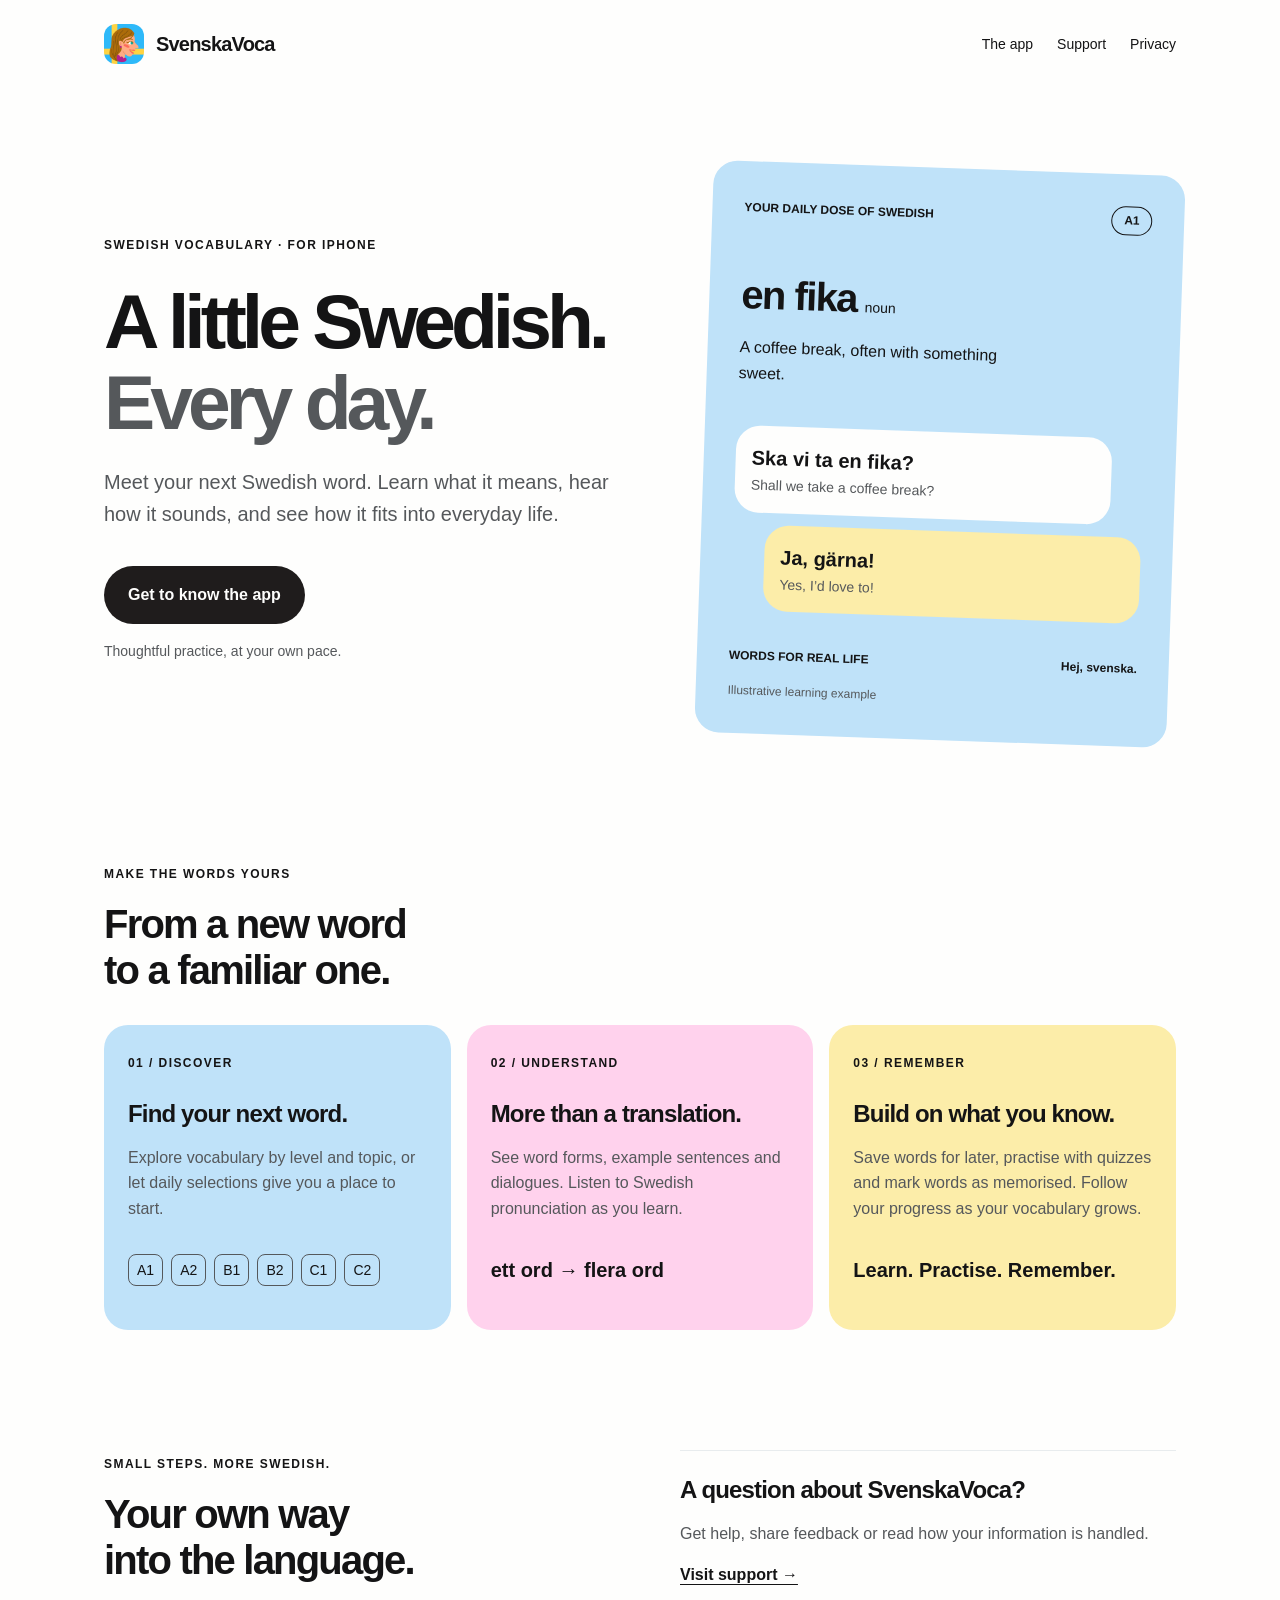
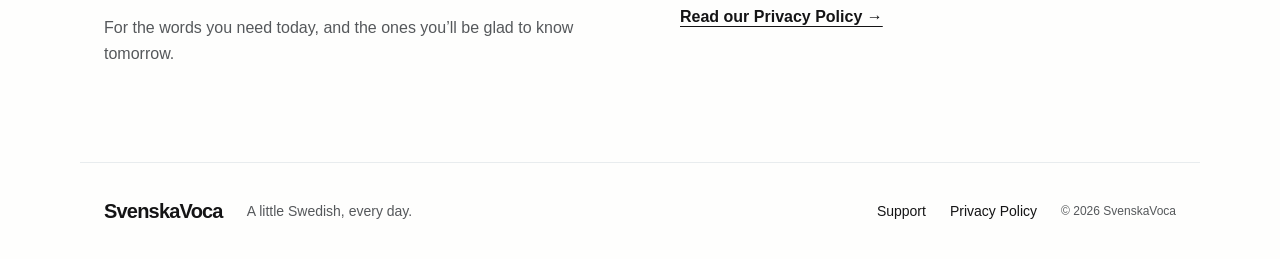
<file: index.html>
<!doctype html><html lang="en"><head><meta charset="utf-8"><meta name="viewport" content="width=device-width, initial-scale=1"><title>SvenskaVoca — A little Swedish, every day.</title><meta name="description" content="Build your Swedish vocabulary with daily words, real-life dialogues, pronunciation and quizzes. Discover SvenskaVoca for iPhone."><meta name="theme-color" content="#fefefd"><link rel="icon" href="assets/app-icon.png"><link rel="stylesheet" href="styles.css"></head><body><a class="skip" href="#main">Skip to content</a><header class="shell"><a class="brand" href="./"><img src="assets/app-icon.png" alt="" width="40" height="40">SvenskaVoca</a><nav aria-label="Main navigation"><a href="index.html#features">The app</a><a href="support.html">Support</a><a href="privacy.html">Privacy</a></nav></header><main id="main"><section class="hero shell"><div class="intro"><span class="eyebrow">SWEDISH VOCABULARY · FOR IPHONE</span><h1>A little Swedish.<br><span>Every day.</span></h1><p class="lead">Meet your next Swedish word. Learn what it means, hear how it sounds, and see how it fits into everyday life.</p><a class="button" href="#features">Get to know the app</a><p class="quiet">Thoughtful practice, at your own pace.</p></div><div class="preview" aria-label="Illustrative vocabulary card"><div class="preview-top"><span>YOUR DAILY DOSE OF SWEDISH</span><span>A1</span></div><div class="word"><span lang="sv">en fika</span><span class="part">noun</span><p>A coffee break, often with something sweet.</p></div><div class="dialogue"><p lang="sv">Ska vi ta en fika?</p><p>Shall we take a coffee break?</p></div><div class="dialogue reply"><p lang="sv">Ja, gärna!</p><p>Yes, I’d love to!</p></div><div class="preview-bottom"><span>WORDS FOR REAL LIFE</span><span lang="sv">Hej, svenska.</span></div><p class="sample">Illustrative learning example</p></div></section><section id="features" class="shell features"><span class="eyebrow">MAKE THE WORDS YOURS</span><h2>From a new word<br>to a familiar one.</h2><div class="feature-grid"><article class="blue"><span class="number">01 / DISCOVER</span><h3>Find your next word.</h3><p>Explore vocabulary by level and topic, or let daily selections give you a place to start.</p><div class="tags"><span>A1</span><span>A2</span><span>B1</span><span>B2</span><span>C1</span><span>C2</span></div></article><article class="pink"><span class="number">02 / UNDERSTAND</span><h3>More than a translation.</h3><p>See word forms, example sentences and dialogues. Listen to Swedish pronunciation as you learn.</p><p class="example" lang="sv">ett ord → flera ord</p></article><article class="yellow"><span class="number">03 / REMEMBER</span><h3>Build on what you know.</h3><p>Save words for later, practise with quizzes and mark words as memorised. Follow your progress as your vocabulary grows.</p><p class="example">Learn. Practise. Remember.</p></article></div></section><section class="shell closing"><div><span class="eyebrow">SMALL STEPS. MORE SWEDISH.</span><h2>Your own way<br>into the language.</h2><p>For the words you need today, and the ones you’ll be glad to know tomorrow.</p></div><div class="help"><h3>A question about SvenskaVoca?</h3><p>Get help, share feedback or read how your information is handled.</p><a class="text-link" href="support.html">Visit support →</a><a class="text-link" href="privacy.html">Read our Privacy Policy →</a></div></section></main><footer class="shell"><a class="brand" href="./">SvenskaVoca</a><p>A little Swedish, every day.</p><nav aria-label="Footer"><a href="support.html">Support</a><a href="privacy.html">Privacy Policy</a></nav><small>© 2026 SvenskaVoca</small></footer></body></html>
</file>
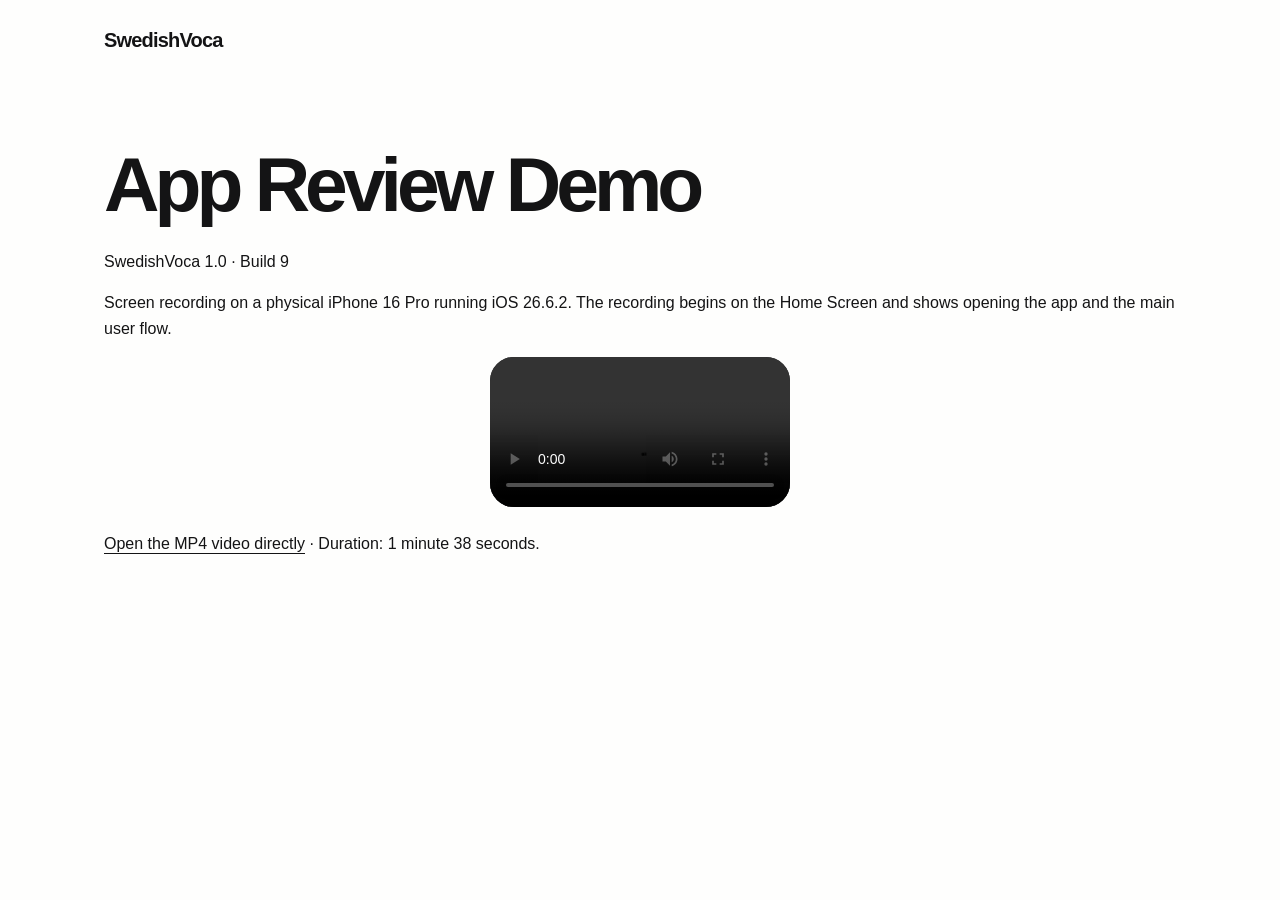
<file: review/build-9-8b4444e0ce1d4f43af3d2b5e364de81b/index.html>
<!doctype html>
<html lang="en"><head><meta charset="utf-8"><meta name="viewport" content="width=device-width, initial-scale=1"><meta name="robots" content="noindex,nofollow"><title>SwedishVoca — App Review Demo</title><link rel="stylesheet" href="../../styles.css"><style>main{padding-block:var(--xxl)}video{display:block;max-width:100%;max-height:80vh;margin-inline:auto;border-radius:var(--radius);background:var(--ink)}.details{margin-block:var(--l)}</style></head><body><header class="shell"><a class="brand" href="../../">SwedishVoca</a></header><main class="shell"><h1>App Review Demo</h1><p>SwedishVoca 1.0 · Build 9</p><p>Screen recording on a physical iPhone 16 Pro running iOS 26.6.2. The recording begins on the Home Screen and shows opening the app and the main user flow.</p><video controls playsinline preload="metadata" aria-label="SwedishVoca physical-device demonstration"><source src="SwedishVoca_Demo.mp4" type="video/mp4">Your browser cannot play this video. Use the video link below.</video><p class="details"><a href="SwedishVoca_Demo.mp4">Open the MP4 video directly</a> · Duration: 1 minute 38 seconds.</p></main></body></html>
</file>
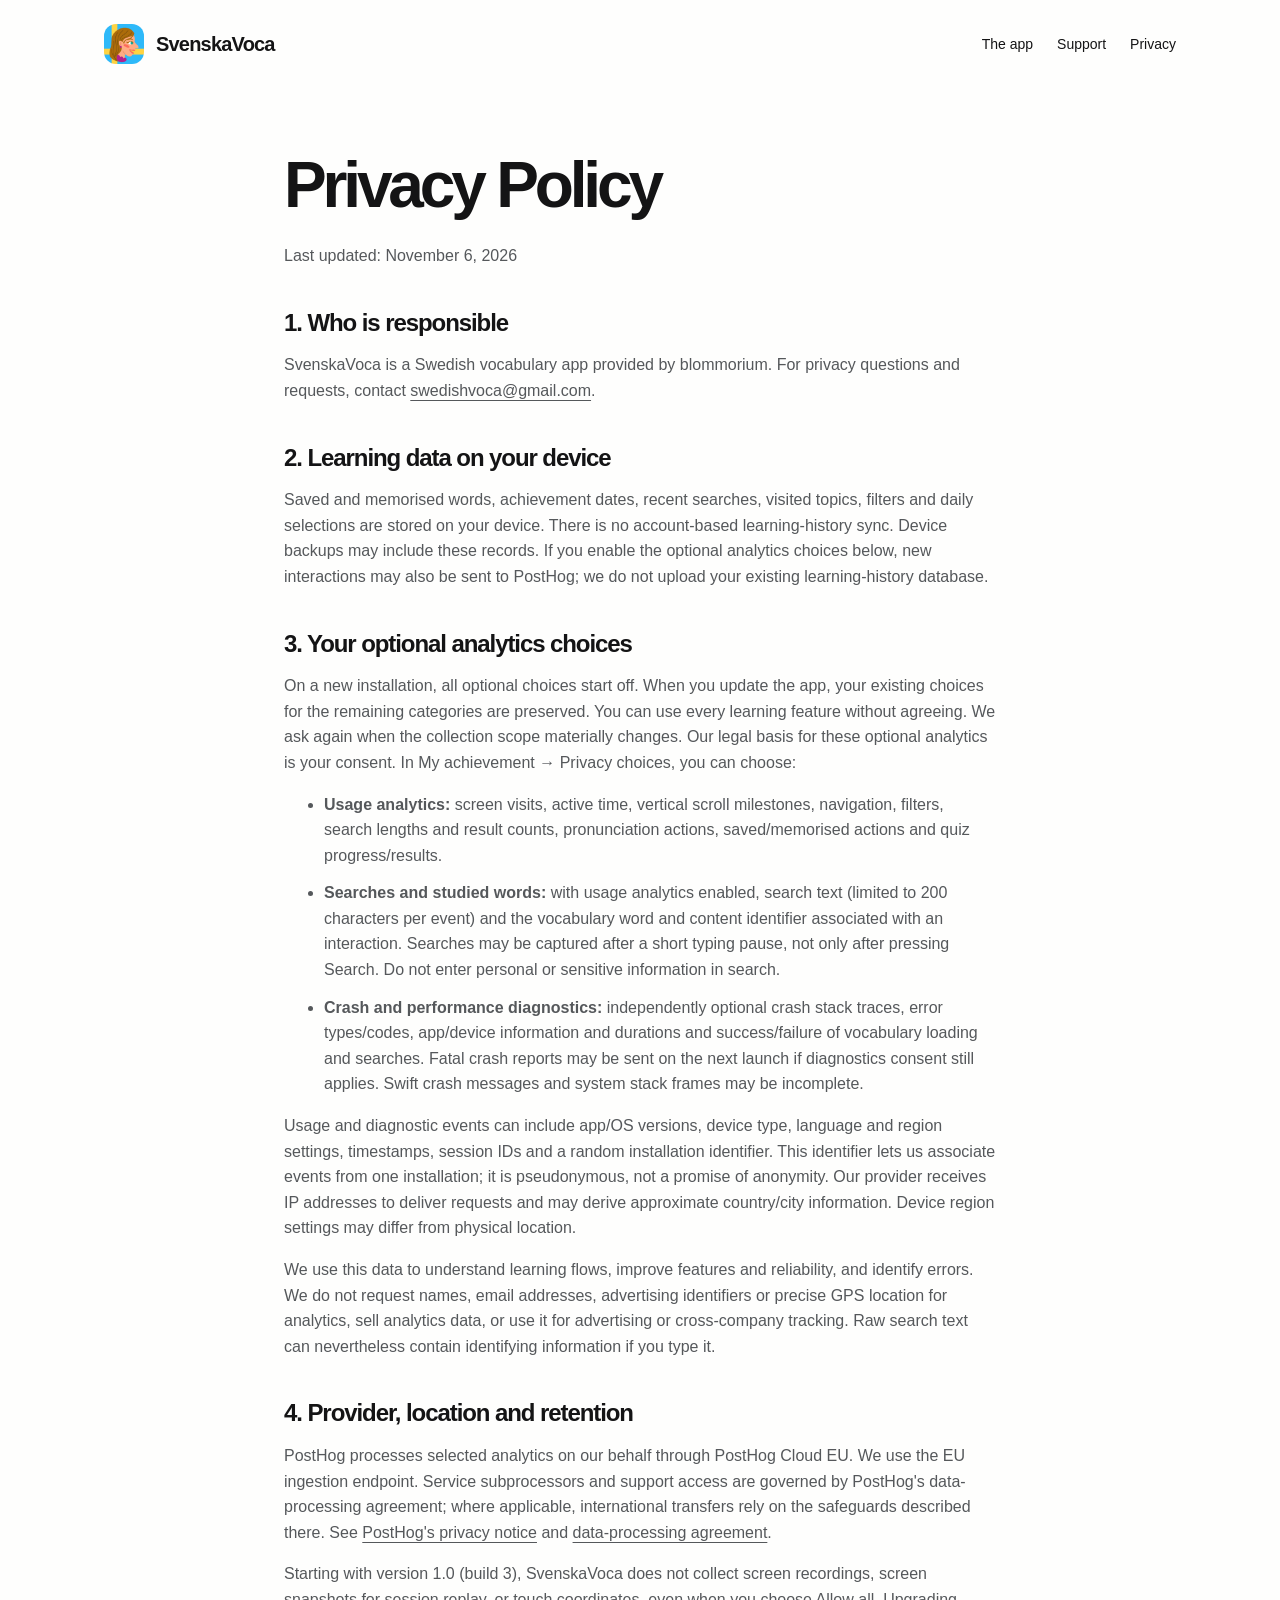
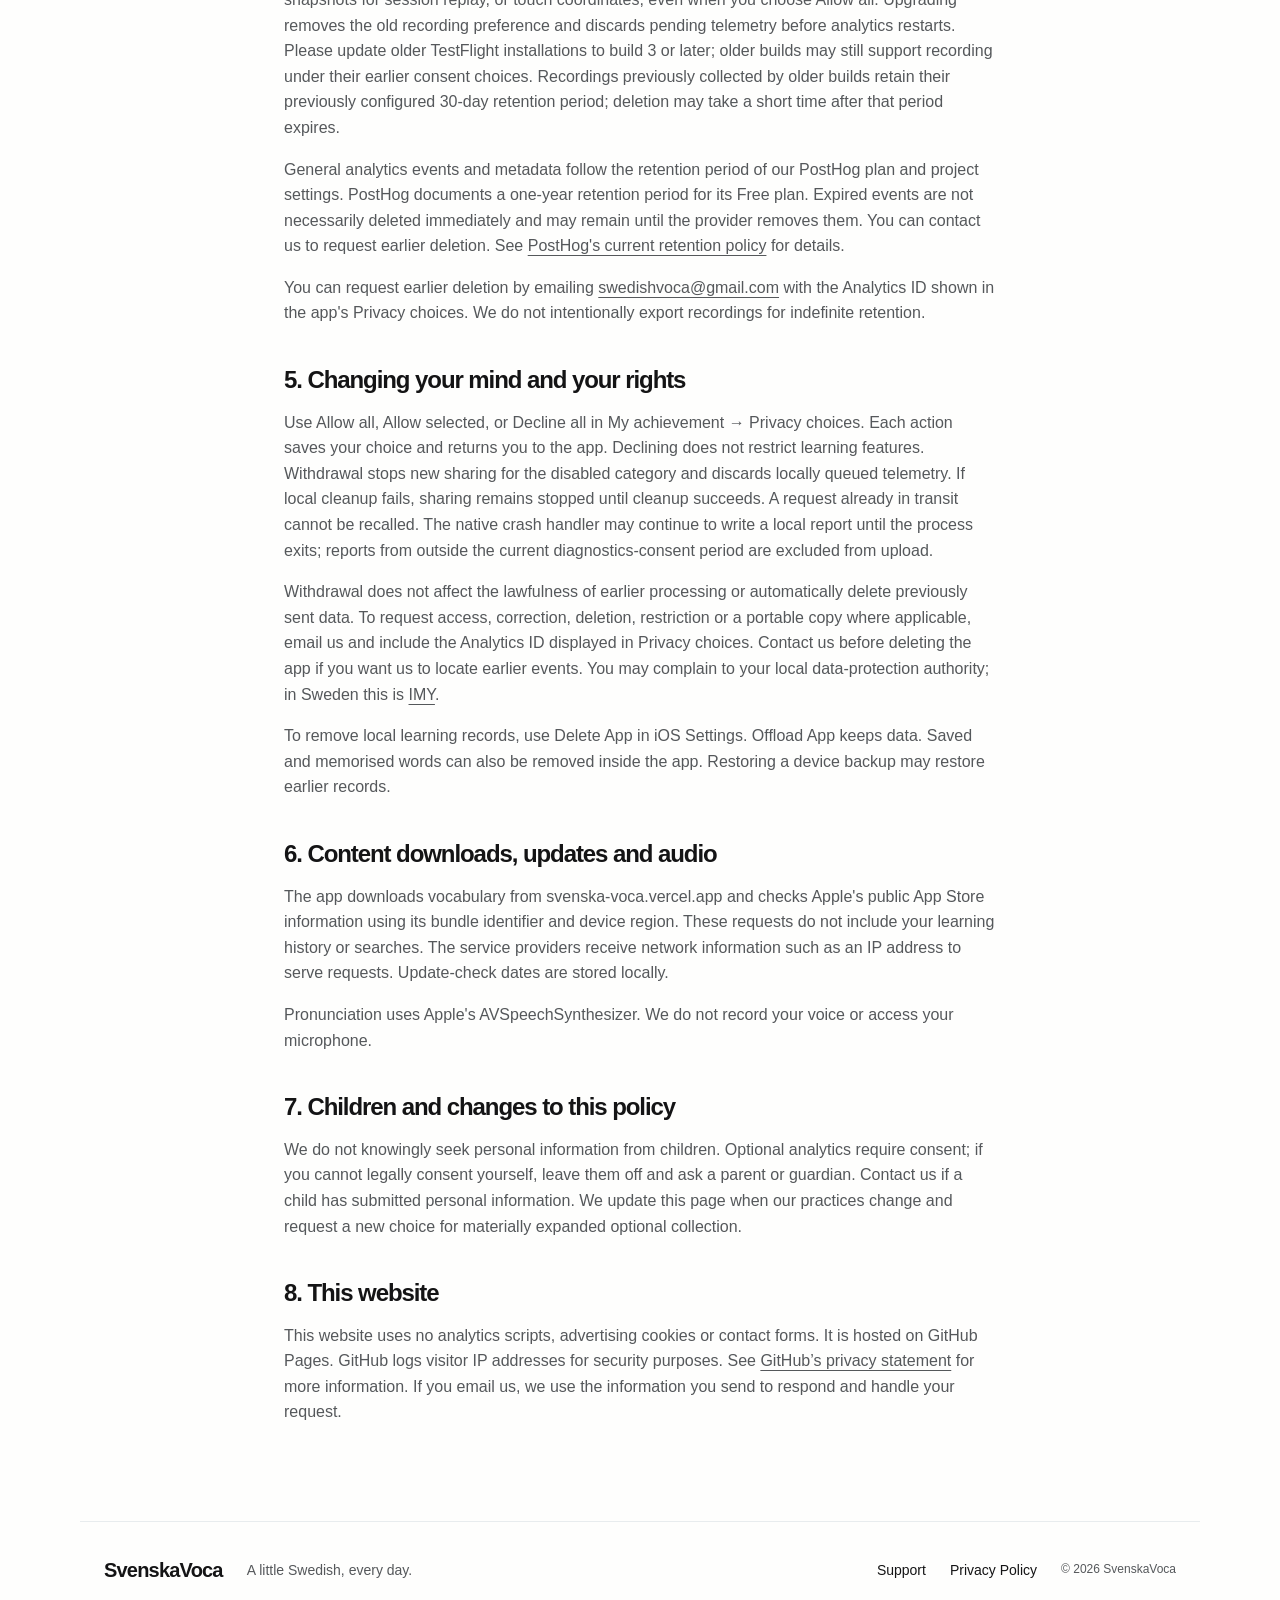
<file: privacy.html>
<!doctype html><html lang="en"><head><meta charset="utf-8"><meta name="viewport" content="width=device-width, initial-scale=1"><title>Privacy Policy — SvenskaVoca</title><meta name="description" content="How SvenskaVoca handles local learning data, optional analytics and your privacy choices."><meta name="theme-color" content="#fefefd"><link rel="icon" href="assets/app-icon.png"><link rel="stylesheet" href="styles.css"></head><body><a class="skip" href="#main">Skip to content</a><header class="shell"><a class="brand" href="./"><img src="assets/app-icon.png" alt="" width="40" height="40">SvenskaVoca</a><nav aria-label="Main navigation"><a href="index.html#features">The app</a><a href="support.html">Support</a><a href="privacy.html">Privacy</a></nav></header><main id="main" class="shell document policy"><h1>Privacy Policy</h1>
      <p>Last updated: November 6, 2026</p>
      <h2>1. Who is responsible</h2>
      <p>SvenskaVoca is a Swedish vocabulary app provided by blommorium. For privacy questions and requests, contact <a href="mailto:swedishvoca@gmail.com">swedishvoca@gmail.com</a>.</p>
      <h2>2. Learning data on your device</h2>
      <p>Saved and memorised words, achievement dates, recent searches, visited topics, filters and daily selections are stored on your device. There is no account-based learning-history sync. Device backups may include these records. If you enable the optional analytics choices below, new interactions may also be sent to PostHog; we do not upload your existing learning-history database.</p>
      <h2>3. Your optional analytics choices</h2>
      <p>On a new installation, all optional choices start off. When you update the app, your existing choices for the remaining categories are preserved. You can use every learning feature without agreeing. We ask again when the collection scope materially changes. Our legal basis for these optional analytics is your consent. In My achievement → Privacy choices, you can choose:</p>
      <ul>
        <li><strong>Usage analytics:</strong> screen visits, active time, vertical scroll milestones, navigation, filters, search lengths and result counts, pronunciation actions, saved/memorised actions and quiz progress/results.</li>
        <li><strong>Searches and studied words:</strong> with usage analytics enabled, search text (limited to 200 characters per event) and the vocabulary word and content identifier associated with an interaction. Searches may be captured after a short typing pause, not only after pressing Search. Do not enter personal or sensitive information in search.</li>
        <li><strong>Crash and performance diagnostics:</strong> independently optional crash stack traces, error types/codes, app/device information and durations and success/failure of vocabulary loading and searches. Fatal crash reports may be sent on the next launch if diagnostics consent still applies. Swift crash messages and system stack frames may be incomplete.</li>
      </ul>
      <p>Usage and diagnostic events can include app/OS versions, device type, language and region settings, timestamps, session IDs and a random installation identifier. This identifier lets us associate events from one installation; it is pseudonymous, not a promise of anonymity. Our provider receives IP addresses to deliver requests and may derive approximate country/city information. Device region settings may differ from physical location.</p>
      <p>We use this data to understand learning flows, improve features and reliability, and identify errors. We do not request names, email addresses, advertising identifiers or precise GPS location for analytics, sell analytics data, or use it for advertising or cross-company tracking. Raw search text can nevertheless contain identifying information if you type it.</p>
      <h2>4. Provider, location and retention</h2>
      <p>PostHog processes selected analytics on our behalf through PostHog Cloud EU. We use the EU ingestion endpoint. Service subprocessors and support access are governed by PostHog&#39;s data-processing agreement; where applicable, international transfers rely on the safeguards described there. See <a href="https://posthog.com/privacy">PostHog&#39;s privacy notice</a> and <a href="https://posthog.com/dpa">data-processing agreement</a>.</p>
      <p>Starting with version 1.0 (build 3), SvenskaVoca does not collect screen recordings, screen snapshots for session replay, or touch coordinates, even when you choose Allow all. Upgrading removes the old recording preference and discards pending telemetry before analytics restarts. Please update older TestFlight installations to build 3 or later; older builds may still support recording under their earlier consent choices. Recordings previously collected by older builds retain their previously configured 30-day retention period; deletion may take a short time after that period expires.</p>
      <p>General analytics events and metadata follow the retention period of our PostHog plan and project settings. PostHog documents a one-year retention period for its Free plan. Expired events are not necessarily deleted immediately and may remain until the provider removes them. You can contact us to request earlier deletion. See <a href="https://posthog.com/docs/data/events-retention">PostHog&#39;s current retention policy</a> for details.</p>
      <p>You can request earlier deletion by emailing <a href="mailto:swedishvoca@gmail.com">swedishvoca@gmail.com</a> with the Analytics ID shown in the app&#39;s Privacy choices. We do not intentionally export recordings for indefinite retention.</p>
      <h2>5. Changing your mind and your rights</h2>
      <p>Use Allow all, Allow selected, or Decline all in My achievement → Privacy choices. Each action saves your choice and returns you to the app. Declining does not restrict learning features. Withdrawal stops new sharing for the disabled category and discards locally queued telemetry. If local cleanup fails, sharing remains stopped until cleanup succeeds. A request already in transit cannot be recalled. The native crash handler may continue to write a local report until the process exits; reports from outside the current diagnostics-consent period are excluded from upload.</p>
      <p>Withdrawal does not affect the lawfulness of earlier processing or automatically delete previously sent data. To request access, correction, deletion, restriction or a portable copy where applicable, email us and include the Analytics ID displayed in Privacy choices. Contact us before deleting the app if you want us to locate earlier events. You may complain to your local data-protection authority; in Sweden this is <a href="https://www.imy.se/en/">IMY</a>.</p>
      <p>To remove local learning records, use Delete App in iOS Settings. Offload App keeps data. Saved and memorised words can also be removed inside the app. Restoring a device backup may restore earlier records.</p>
      <h2>6. Content downloads, updates and audio</h2>
      <p>The app downloads vocabulary from svenska-voca.vercel.app and checks Apple&#39;s public App Store information using its bundle identifier and device region. These requests do not include your learning history or searches. The service providers receive network information such as an IP address to serve requests. Update-check dates are stored locally.</p>
      <p>Pronunciation uses Apple&#39;s AVSpeechSynthesizer. We do not record your voice or access your microphone.</p>
      <h2>7. Children and changes to this policy</h2>
      <p>We do not knowingly seek personal information from children. Optional analytics require consent; if you cannot legally consent yourself, leave them off and ask a parent or guardian. Contact us if a child has submitted personal information. We update this page when our practices change and request a new choice for materially expanded optional collection.</p>
    <h2>8. This website</h2><p>This website uses no analytics scripts, advertising cookies or contact forms. It is hosted on GitHub Pages. GitHub logs visitor IP addresses for security purposes. See <a href="https://docs.github.com/en/site-policy/privacy-policies/github-general-privacy-statement">GitHub’s privacy statement</a> for more information. If you email us, we use the information you send to respond and handle your request.</p></main><footer class="shell"><a class="brand" href="./">SvenskaVoca</a><p>A little Swedish, every day.</p><nav aria-label="Footer"><a href="support.html">Support</a><a href="privacy.html">Privacy Policy</a></nav><small>© 2026 SvenskaVoca</small></footer></body></html>
</file>
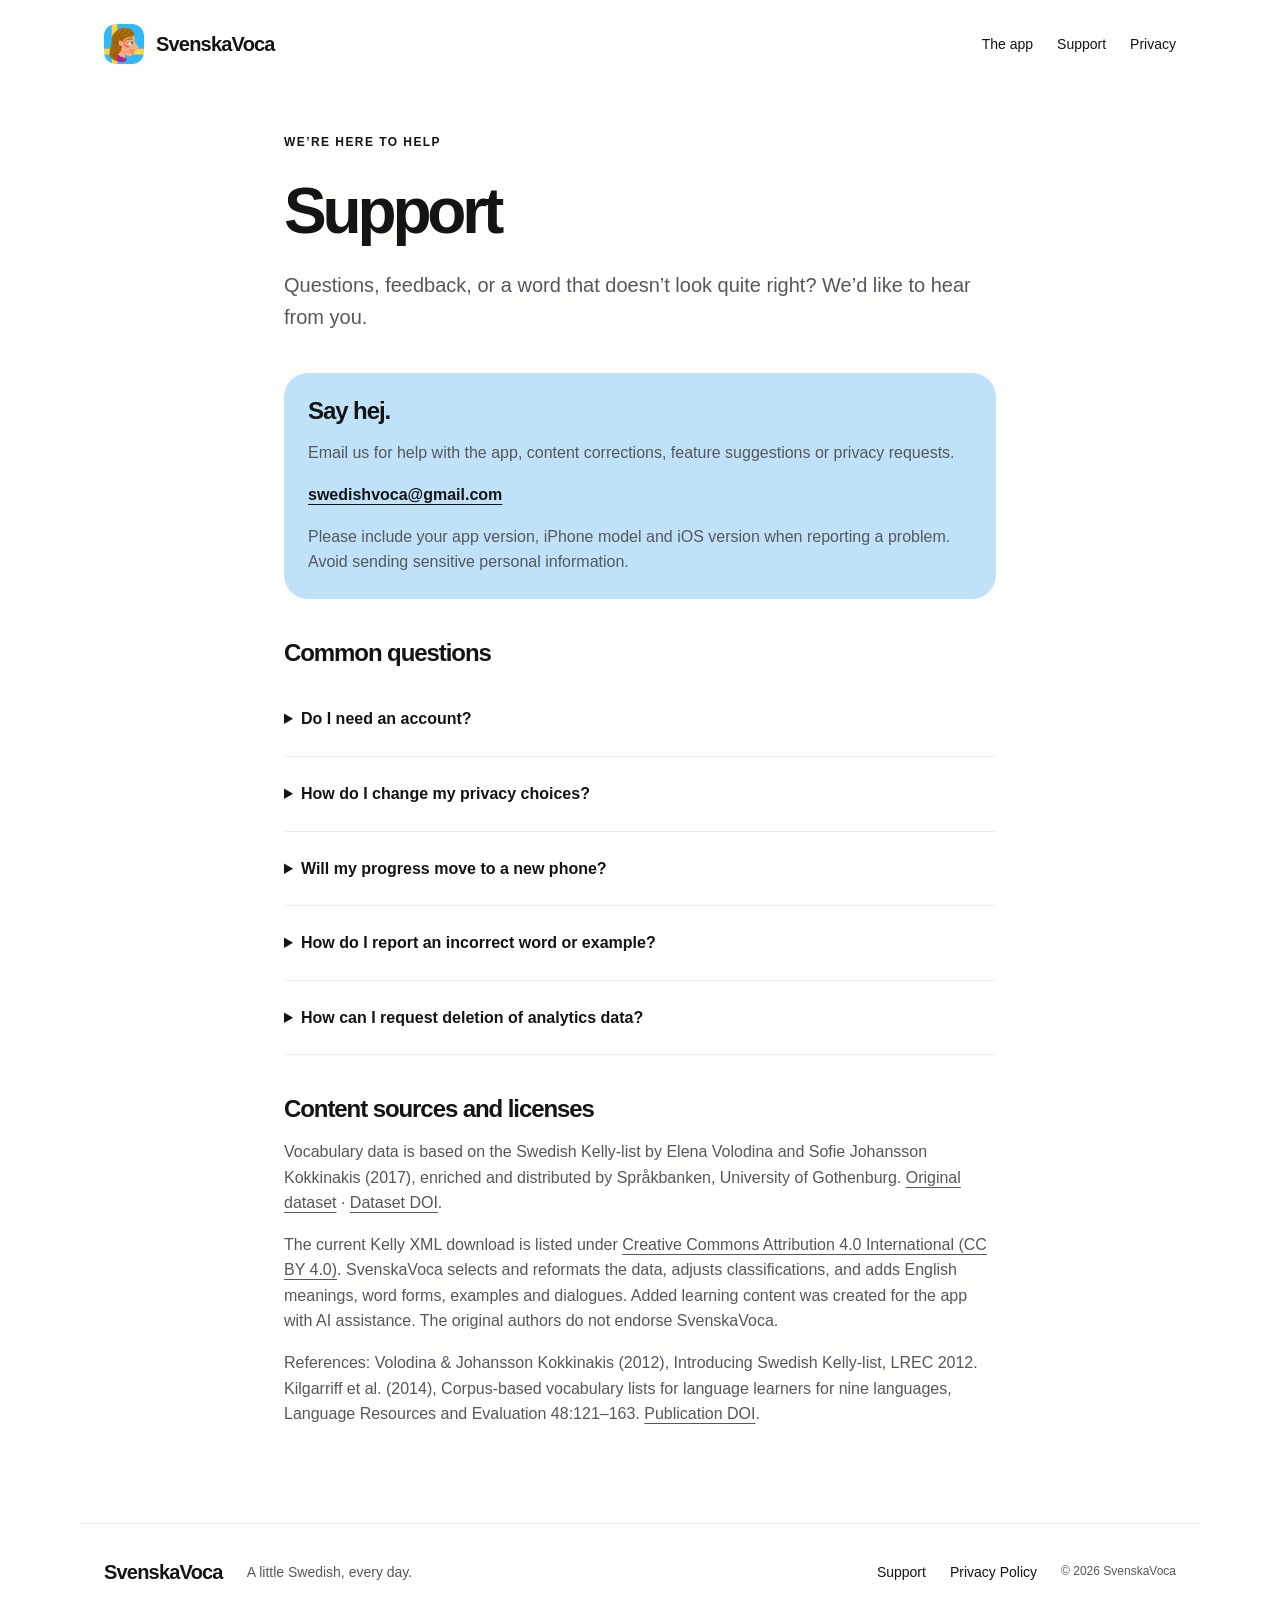
<file: support.html>
<!doctype html><html lang="en"><head><meta charset="utf-8"><meta name="viewport" content="width=device-width, initial-scale=1"><title>Support — SvenskaVoca</title><meta name="description" content="Get help with SvenskaVoca, report an issue or send feedback."><meta name="theme-color" content="#fefefd"><link rel="icon" href="assets/app-icon.png"><link rel="stylesheet" href="styles.css"></head><body><a class="skip" href="#main">Skip to content</a><header class="shell"><a class="brand" href="./"><img src="assets/app-icon.png" alt="" width="40" height="40">SvenskaVoca</a><nav aria-label="Main navigation"><a href="index.html#features">The app</a><a href="support.html">Support</a><a href="privacy.html">Privacy</a></nav></header><main id="main" class="shell document"><span class="eyebrow">WE’RE HERE TO HELP</span><h1>Support</h1><p class="lead">Questions, feedback, or a word that doesn’t look quite right? We’d like to hear from you.</p><section class="contact"><h2>Say hej.</h2><p>Email us for help with the app, content corrections, feature suggestions or privacy requests.</p><a class="text-link" href="mailto:swedishvoca@gmail.com">swedishvoca@gmail.com</a><p>Please include your app version, iPhone model and iOS version when reporting a problem. Avoid sending sensitive personal information.</p></section><h2>Common questions</h2><details><summary>Do I need an account?</summary><p>No. Your learning records are stored on your device, without account-based learning-history sync.</p></details><details><summary>How do I change my privacy choices?</summary><p>Open My achievement → Privacy choices in the app. You can change optional usage analytics, searches and studied words, and diagnostics. All learning features work without analytics.</p></details><details><summary>Will my progress move to a new phone?</summary><p>There is no account-based sync. Your device backup may include learning data, depending on your backup settings. Restoring a backup may restore those records.</p></details><details><summary>How do I report an incorrect word or example?</summary><p>Email the Swedish word, its meaning or example, and what you think should change. A screenshot can help us find the entry.</p></details><details><summary>How can I request deletion of analytics data?</summary><p>Email us with the Analytics ID shown in the app’s Privacy choices. Contact us before deleting the app so we can locate earlier events. Turning off analytics stops new sharing but does not automatically delete previously sent data. See our <a href="privacy.html">Privacy Policy</a> for details.</p></details><section id="content-credits"><h2>Content sources and licenses</h2><p>Vocabulary data is based on the Swedish Kelly-list by Elena Volodina and Sofie Johansson Kokkinakis (2017), enriched and distributed by Språkbanken, University of Gothenburg. <a href="https://spraakbanken.gu.se/en/resources/kelly">Original dataset</a> · <a href="https://doi.org/10.23695/6act-rs25">Dataset DOI</a>.</p><p>The current Kelly XML download is listed under <a href="https://creativecommons.org/licenses/by/4.0/">Creative Commons Attribution 4.0 International (CC BY 4.0)</a>. SvenskaVoca selects and reformats the data, adjusts classifications, and adds English meanings, word forms, examples and dialogues. Added learning content was created for the app with AI assistance. The original authors do not endorse SvenskaVoca.</p><p>References: Volodina &amp; Johansson Kokkinakis (2012), Introducing Swedish Kelly-list, LREC 2012. Kilgarriff et al. (2014), Corpus-based vocabulary lists for language learners for nine languages, Language Resources and Evaluation 48:121–163. <a href="https://doi.org/10.1007/s10579-013-9251-2">Publication DOI</a>.</p></section></main><footer class="shell"><a class="brand" href="./">SvenskaVoca</a><p>A little Swedish, every day.</p><nav aria-label="Footer"><a href="support.html">Support</a><a href="privacy.html">Privacy Policy</a></nav><small>© 2026 SvenskaVoca</small></footer></body></html>
</file>
<file: styles.css>
/* App colors, type, spacing and radii mirror DesignSystem/Theme.swift. */
:root{--pink:#ffd2ed;--yellow:#fceda9;--blue:#bfe2f9;--green:#CDEFB1;--bg:#fefefd;--border:#e8ecee;--ink:#141415;--secondary:#55585b;--accent:#0d70d9;--button:#1F1C1C;--xs:4px;--s:8px;--sm:12px;--m:16px;--l:24px;--xl:32px;--xxl:40px;--body:16px;--small:14px;--caption:12px;--subtitle:20px;--title:24px;--display:32px;--head:40px;--radius:24px;--pill:999px;--page:1120px;--measure:760px;--hero-size:clamp(40px,6vw,80px);--section:calc(var(--xxl)*2);--line:1.6;--rule:1px}
*{box-sizing:border-box}html{scroll-behavior:smooth;scroll-padding-top:var(--xl)}body{margin:0;background:var(--bg);color:var(--ink);font:var(--body)/var(--line) -apple-system,BlinkMacSystemFont,"Segoe UI",sans-serif}a{color:inherit;text-underline-offset:var(--xs)}a:hover{color:var(--accent)}a:focus-visible,summary:focus-visible{outline:3px solid var(--accent);outline-offset:var(--xs)}.shell{max-width:var(--page);margin:auto;padding-inline:var(--l)}header{display:flex;align-items:center;justify-content:space-between;gap:var(--l);padding-block:var(--l)}.brand{display:inline-flex;align-items:center;gap:var(--sm);font-size:var(--subtitle);font-weight:750;text-decoration:none;letter-spacing:-.04em}.brand img{border-radius:var(--sm)}nav{display:flex;gap:var(--l);font-size:var(--small)}nav a{text-decoration:none}.hero{padding-block:var(--section);display:grid;grid-template-columns:1.1fr 1fr;gap:var(--section);align-items:center}.eyebrow,.number{font-size:var(--caption);font-weight:700;letter-spacing:.12em}h1,h2,h3,p{margin-top:0}h1{font-size:var(--hero-size);line-height:1.05;letter-spacing:-.065em;margin-block:var(--l)}h1 span{color:var(--secondary)}h2{font-size:var(--head);line-height:1.15;letter-spacing:-.045em;margin-block:var(--m) var(--xl)}h3{font-size:var(--title);line-height:1.25;letter-spacing:-.035em;margin-block:var(--l) var(--m)}.lead{font-size:var(--subtitle);color:var(--secondary);max-width:var(--measure)}.button{display:inline-block;background:var(--button);color:var(--bg);padding:var(--m) var(--l);border-radius:var(--pill);font-weight:600;text-decoration:none;margin-block:var(--m)}.button:hover{background:var(--secondary);color:var(--bg)}.quiet,.sample{font-size:var(--small);color:var(--secondary)}.preview{background:var(--blue);border-radius:var(--radius);padding:var(--xl);transform:rotate(2deg)}.preview-top,.preview-bottom{display:flex;justify-content:space-between;align-items:center;font-size:var(--caption);font-weight:600;gap:var(--m)}.preview-top span:last-child{border:var(--rule) solid currentColor;border-radius:var(--pill);padding:var(--xs) var(--sm)}.word{padding-block:var(--xxl) var(--l)}.word>span:first-child{font-size:var(--head);font-weight:700;letter-spacing:-.04em}.part{margin-left:var(--s);font-size:var(--small)}.word p{margin-top:var(--s);max-width:calc(var(--xxl)*7)}.dialogue{border-radius:var(--l);background:var(--bg);padding:var(--m);margin-bottom:var(--sm);margin-right:var(--xl)}.dialogue p{margin:0}.dialogue p:first-child{font-size:var(--subtitle);font-weight:600}.dialogue p:last-child{font-size:var(--small);color:var(--secondary)}.reply{background:var(--yellow);margin-right:0;margin-left:var(--xl)}.preview-bottom{padding-top:var(--l)}.sample{font-size:var(--caption);margin:var(--m) 0 0}.features{padding-block:var(--xxl) var(--section)}.feature-grid{display:grid;grid-template-columns:repeat(3,1fr);gap:var(--m)}article{padding:var(--l);border-radius:var(--radius)}article p{color:var(--secondary)}.blue{background:var(--blue)}.pink{background:var(--pink)}.yellow{background:var(--yellow)}.tags{display:flex;flex-wrap:wrap;gap:var(--s);margin-top:var(--xl)}.tags span{padding:var(--xs) var(--s);border:var(--rule) solid var(--secondary);border-radius:var(--s);font-size:var(--small)}article .example{font-size:var(--subtitle);color:var(--ink);margin-top:var(--xl);font-weight:600}.closing{display:grid;grid-template-columns:1fr 1fr;gap:var(--section);padding-block:var(--xxl) var(--section)}.closing p{color:var(--secondary)}.help{border-top:var(--rule) solid var(--border)}.text-link{display:block;font-weight:600;margin-block:var(--m)}footer{border-top:var(--rule) solid var(--border);padding-block:var(--xl);display:flex;flex-wrap:wrap;align-items:center;gap:var(--l)}footer p{margin:0;color:var(--secondary);font-size:var(--small)}footer nav{margin-left:auto}footer small{font-size:var(--caption);color:var(--secondary)}.document{max-width:var(--measure);padding-block:var(--xxl) var(--section)}.document h1{font-size:clamp(40px,6vw,64px)}.document h2{font-size:var(--title);margin-top:var(--xxl);margin-bottom:var(--m)}.document p,.document li{color:var(--secondary)}.document a{overflow-wrap:anywhere}.contact{padding:var(--l);border-radius:var(--radius);background:var(--blue);margin-block:var(--xxl)}.contact h2{margin-top:0}.contact p:last-child{margin-bottom:0}details{padding-block:var(--l);border-bottom:var(--rule) solid var(--border)}summary{cursor:pointer;font-weight:600}details p{padding-top:var(--m);margin-bottom:0}.policy li{margin-bottom:var(--sm)}.skip{position:absolute;left:var(--l);top:var(--s);padding:var(--s);background:var(--yellow);transform:translateY(-200%);z-index:1}.skip:focus{transform:none}
@media(max-width:760px){:root{--section:var(--xxl)}header{align-items:flex-start;flex-direction:column;gap:var(--m)}nav{gap:var(--l)}.hero{grid-template-columns:1fr;gap:var(--xxl);padding-top:var(--xl)}.intro{max-width:var(--measure)}.preview{transform:none;max-width:calc(var(--xxl)*12);width:100%;margin:auto}.feature-grid,.closing{grid-template-columns:1fr;gap:var(--l)}.features h2{font-size:var(--display)}footer{align-items:flex-start;flex-direction:column;gap:var(--m)}footer nav{margin-left:0}.document{padding-top:var(--l)}}@media(prefers-reduced-motion:reduce){html{scroll-behavior:auto}}
</file>
